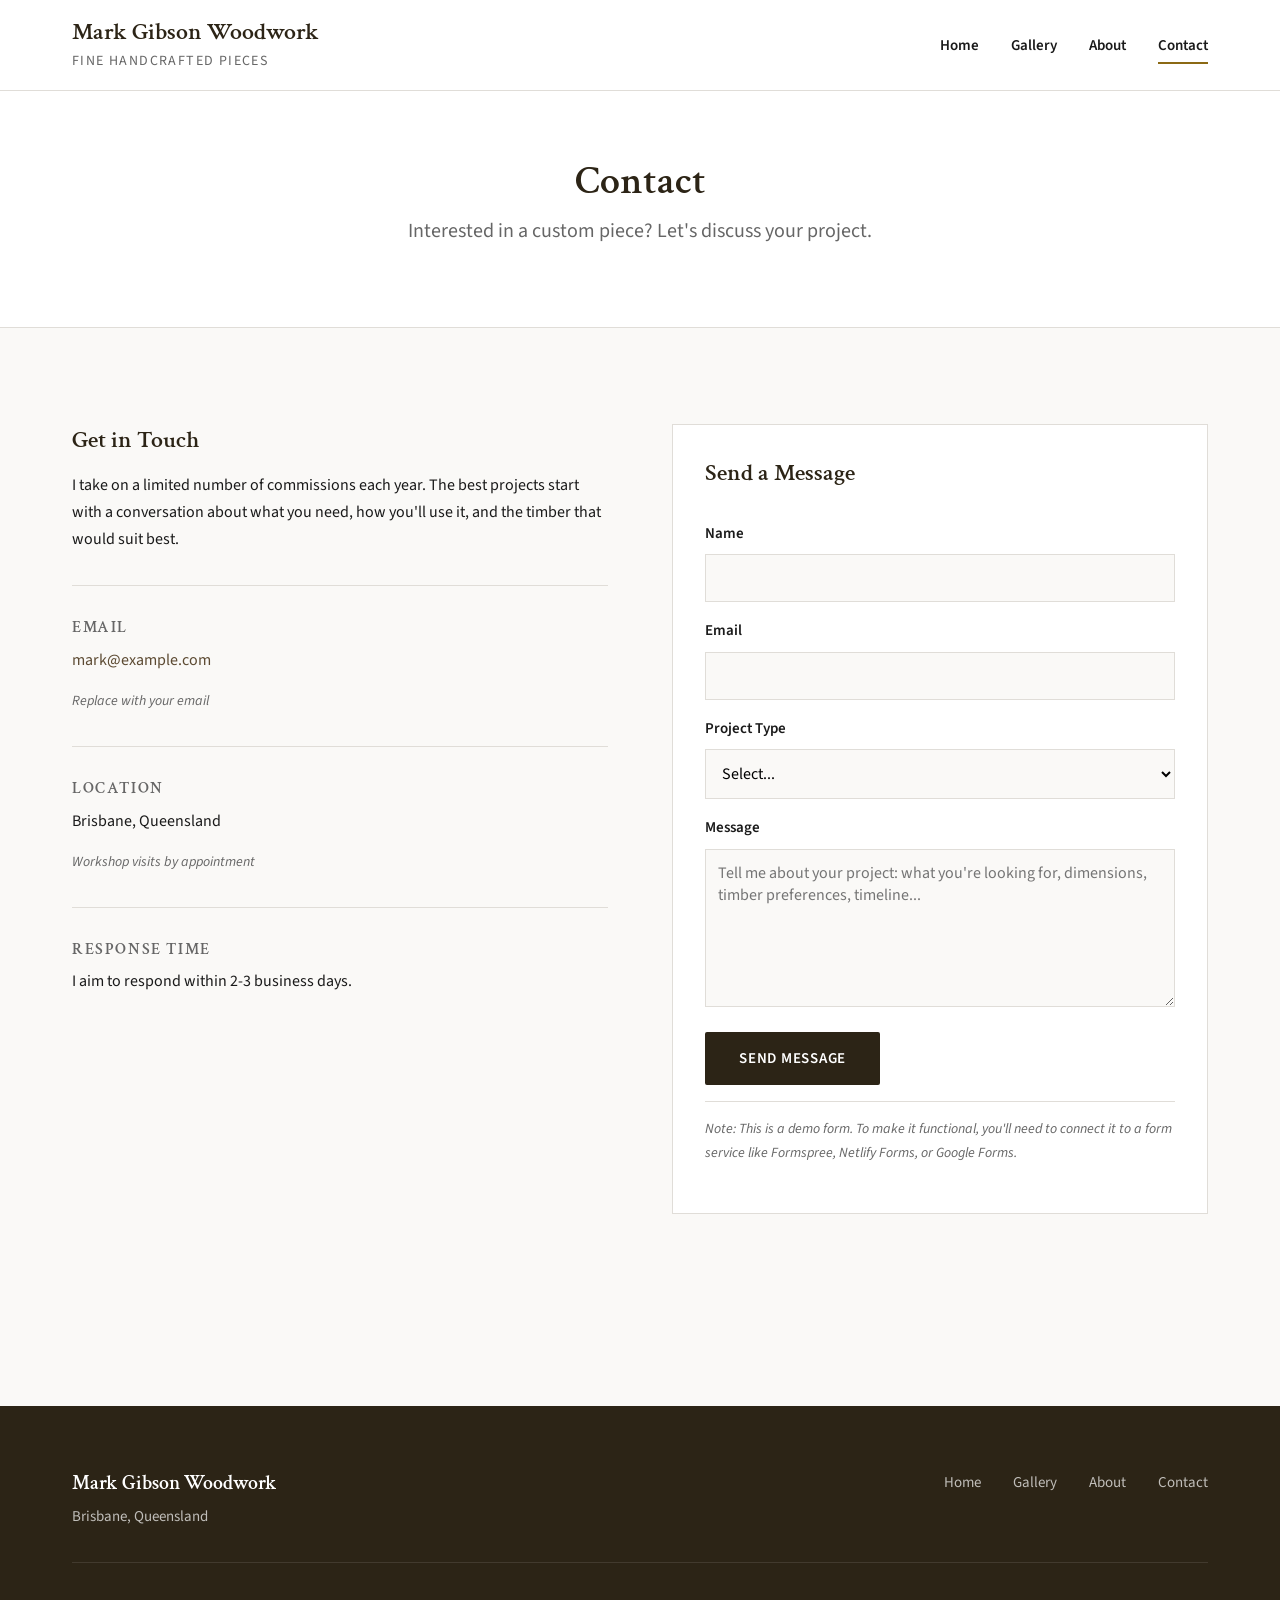
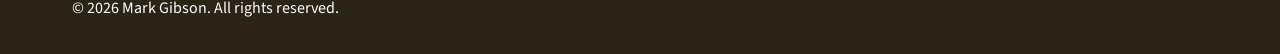
<file: contact.html>
<!DOCTYPE html>
<html lang="en">
<head>
    <meta charset="UTF-8">
    <meta name="viewport" content="width=device-width, initial-scale=1.0">
    <title>Contact | Mark Gibson Woodwork</title>
    <meta name="description" content="Get in touch about custom woodwork commissions.">
    <link rel="stylesheet" href="css/style.css">
    <link rel="preconnect" href="https://fonts.googleapis.com">
    <link rel="preconnect" href="https://fonts.gstatic.com" crossorigin>
    <link href="https://fonts.googleapis.com/css2?family=Crimson+Text:ital,wght@0,400;0,600;1,400&family=Source+Sans+Pro:wght@400;600&display=swap" rel="stylesheet">
</head>
<body>
    <header class="site-header">
        <div class="container">
            <div class="logo">
                <h1>Mark Gibson Woodwork</h1>
                <span class="tagline">Fine Handcrafted Pieces</span>
            </div>
            <nav class="main-nav">
                <ul>
                    <li><a href="index.html">Home</a></li>
                    <li><a href="gallery.html">Gallery</a></li>
                    <li><a href="about.html">About</a></li>
                    <li><a href="contact.html" class="active">Contact</a></li>
                </ul>
            </nav>
        </div>
    </header>

    <main>
        <section class="page-header">
            <div class="container">
                <h2>Contact</h2>
                <p class="lead">Interested in a custom piece? Let's discuss your project.</p>
            </div>
        </section>

        <section class="contact-content">
            <div class="container">
                <div class="contact-grid">
                    <div class="contact-info">
                        <h3>Get in Touch</h3>
                        <p>I take on a limited number of commissions each year. The best projects start with a conversation about what you need, how you'll use it, and the timber that would suit best.</p>

                        <div class="contact-method">
                            <h4>Email</h4>
                            <p><a href="mailto:mark@example.com">mark@example.com</a></p>
                            <p class="note">Replace with your email</p>
                        </div>

                        <div class="contact-method">
                            <h4>Location</h4>
                            <p>Brisbane, Queensland</p>
                            <p class="note">Workshop visits by appointment</p>
                        </div>

                        <div class="contact-method">
                            <h4>Response Time</h4>
                            <p>I aim to respond within 2-3 business days.</p>
                        </div>
                    </div>

                    <div class="contact-form-wrapper">
                        <h3>Send a Message</h3>
                        <form class="contact-form" action="#" method="POST">
                            <div class="form-group">
                                <label for="name">Name</label>
                                <input type="text" id="name" name="name" required>
                            </div>

                            <div class="form-group">
                                <label for="email">Email</label>
                                <input type="email" id="email" name="email" required>
                            </div>

                            <div class="form-group">
                                <label for="project-type">Project Type</label>
                                <select id="project-type" name="project-type">
                                    <option value="">Select...</option>
                                    <option value="furniture">Furniture</option>
                                    <option value="turned">Turned Item</option>
                                    <option value="box">Box or Small Item</option>
                                    <option value="other">Other</option>
                                </select>
                            </div>

                            <div class="form-group">
                                <label for="message">Message</label>
                                <textarea id="message" name="message" rows="6" placeholder="Tell me about your project: what you're looking for, dimensions, timber preferences, timeline..."></textarea>
                            </div>

                            <button type="submit" class="btn btn-primary">Send Message</button>
                        </form>

                        <p class="form-note">Note: This is a demo form. To make it functional, you'll need to connect it to a form service like Formspree, Netlify Forms, or Google Forms.</p>
                    </div>
                </div>
            </div>
        </section>
    </main>

    <footer class="site-footer">
        <div class="container">
            <div class="footer-content">
                <div class="footer-brand">
                    <h4>Mark Gibson Woodwork</h4>
                    <p>Brisbane, Queensland</p>
                </div>
                <div class="footer-links">
                    <a href="index.html">Home</a>
                    <a href="gallery.html">Gallery</a>
                    <a href="about.html">About</a>
                    <a href="contact.html">Contact</a>
                </div>
            </div>
            <div class="footer-footer">
                <p>&copy; 2026 Mark Gibson. All rights reserved.</p>
            </div>
        </div>
    </footer>
</body>
</html>
</file>
<file: css/style.css>
/* Mark Gibson Woodwork - Conservative Professional Styles */

/* Variables */
:root {
    --color-primary: #2c2416;
    --color-secondary: #5c4a32;
    --color-accent: #8b6914;
    --color-background: #faf9f7;
    --color-surface: #ffffff;
    --color-text: #1a1a1a;
    --color-text-light: #666666;
    --color-border: #e0ddd8;
    
    --font-heading: 'Crimson Text', Georgia, serif;
    --font-body: 'Source Sans Pro', -apple-system, BlinkMacSystemFont, sans-serif;
    
    --spacing-xs: 0.5rem;
    --spacing-sm: 1rem;
    --spacing-md: 2rem;
    --spacing-lg: 4rem;
    --spacing-xl: 6rem;
    
    --container-width: 1200px;
    --border-radius: 2px;
}

/* Reset & Base */
*, *::before, *::after {
    box-sizing: border-box;
    margin: 0;
    padding: 0;
}

html {
    font-size: 16px;
    scroll-behavior: smooth;
}

body {
    font-family: var(--font-body);
    font-size: 1rem;
    line-height: 1.7;
    color: var(--color-text);
    background-color: var(--color-background);
}

img {
    max-width: 100%;
    height: auto;
    display: block;
}

a {
    color: var(--color-secondary);
    text-decoration: none;
    transition: color 0.2s ease;
}

a:hover {
    color: var(--color-accent);
}

/* Typography */
h1, h2, h3, h4 {
    font-family: var(--font-heading);
    font-weight: 600;
    line-height: 1.3;
    color: var(--color-primary);
}

h1 {
    font-size: 2rem;
}

h2 {
    font-size: 2.5rem;
    margin-bottom: var(--spacing-sm);
}

h3 {
    font-size: 1.5rem;
    margin-bottom: var(--spacing-xs);
}

h4 {
    font-size: 1.25rem;
}

p {
    margin-bottom: var(--spacing-sm);
}

.lead {
    font-size: 1.25rem;
    color: var(--color-text-light);
    line-height: 1.6;
}

/* Layout */
.container {
    max-width: var(--container-width);
    margin: 0 auto;
    padding: 0 var(--spacing-md);
}

/* Header */
.site-header {
    background-color: var(--color-surface);
    border-bottom: 1px solid var(--color-border);
    padding: var(--spacing-sm) 0;
    position: sticky;
    top: 0;
    z-index: 100;
}

.site-header .container {
    display: flex;
    justify-content: space-between;
    align-items: center;
}

.logo h1 {
    font-size: 1.5rem;
    margin-bottom: 0;
}

.logo .tagline {
    font-family: var(--font-body);
    font-size: 0.875rem;
    color: var(--color-text-light);
    text-transform: uppercase;
    letter-spacing: 0.1em;
}

/* Navigation */
.main-nav ul {
    display: flex;
    list-style: none;
    gap: var(--spacing-md);
}

.main-nav a {
    font-size: 0.9375rem;
    font-weight: 600;
    color: var(--color-text);
    padding: 0.5rem 0;
    position: relative;
}

.main-nav a::after {
    content: '';
    position: absolute;
    bottom: 0;
    left: 0;
    width: 0;
    height: 2px;
    background-color: var(--color-accent);
    transition: width 0.3s ease;
}

.main-nav a:hover::after,
.main-nav a.active::after {
    width: 100%;
}

/* Hero Section */
.hero {
    display: grid;
    grid-template-columns: 1fr 1fr;
    gap: var(--spacing-lg);
    align-items: center;
    padding: var(--spacing-xl) 0;
    max-width: var(--container-width);
    margin: 0 auto;
    padding-left: var(--spacing-md);
    padding-right: var(--spacing-md);
}

.hero-content h2 {
    font-size: 3rem;
    margin-bottom: var(--spacing-sm);
}

.hero-content .lead {
    margin-bottom: var(--spacing-md);
}

/* Buttons */
.btn {
    display: inline-block;
    padding: 0.875rem 2rem;
    font-family: var(--font-body);
    font-size: 0.9375rem;
    font-weight: 600;
    text-transform: uppercase;
    letter-spacing: 0.05em;
    border: 2px solid var(--color-primary);
    border-radius: var(--border-radius);
    cursor: pointer;
    transition: all 0.3s ease;
}

.btn-primary {
    background-color: var(--color-primary);
    color: var(--color-surface);
}

.btn-primary:hover {
    background-color: var(--color-secondary);
    border-color: var(--color-secondary);
    color: var(--color-surface);
}

.btn-secondary {
    background-color: transparent;
    color: var(--color-primary);
}

.btn-secondary:hover {
    background-color: var(--color-primary);
    color: var(--color-surface);
}

/* Placeholder Images */
.placeholder-image {
    background-color: var(--color-border);
    display: flex;
    flex-direction: column;
    align-items: center;
    justify-content: center;
    min-height: 400px;
    border: 2px dashed var(--color-text-light);
    color: var(--color-text-light);
}

.placeholder-image span {
    font-family: var(--font-heading);
    font-size: 1.25rem;
    font-style: italic;
}

.placeholder-image small {
    font-size: 0.875rem;
    margin-top: var(--spacing-xs);
}

/* Sections */
.section-title {
    text-align: center;
    margin-bottom: var(--spacing-lg);
    position: relative;
    padding-bottom: var(--spacing-sm);
}

.section-title::after {
    content: '';
    position: absolute;
    bottom: 0;
    left: 50%;
    transform: translateX(-50%);
    width: 60px;
    height: 3px;
    background-color: var(--color-accent);
}

/* Featured Work */
.featured-work {
    padding: var(--spacing-xl) 0;
    background-color: var(--color-surface);
}

/* Gallery Grid */
.gallery-grid {
    display: grid;
    grid-template-columns: repeat(auto-fit, minmax(300px, 1fr));
    gap: var(--spacing-md);
    margin-bottom: var(--spacing-lg);
}

.gallery-grid.large {
    grid-template-columns: repeat(auto-fit, minmax(350px, 1fr));
}

.gallery-item {
    background-color: var(--color-surface);
    border: 1px solid var(--color-border);
    overflow: hidden;
}

.gallery-item .placeholder-image {
    min-height: 300px;
}

.gallery-item h3 {
    padding: var(--spacing-sm);
    margin: 0;
    font-size: 1.25rem;
}

.gallery-item p {
    padding: 0 var(--spacing-sm) var(--spacing-sm);
    margin: 0;
    color: var(--color-text-light);
    font-size: 0.9375rem;
}

.gallery-caption {
    padding: var(--spacing-sm);
}

.gallery-caption h3 {
    padding: 0;
}

.gallery-caption p {
    padding: 0;
    margin-top: var(--spacing-xs);
}

/* Gallery Filters */
.gallery-filters {
    display: flex;
    justify-content: center;
    gap: var(--spacing-xs);
    margin-bottom: var(--spacing-lg);
    flex-wrap: wrap;
}

.filter-btn {
    padding: 0.5rem 1.25rem;
    background-color: transparent;
    border: 1px solid var(--color-border);
    font-family: var(--font-body);
    font-size: 0.875rem;
    cursor: pointer;
    transition: all 0.2s ease;
}

.filter-btn:hover,
.filter-btn.active {
    background-color: var(--color-primary);
    color: var(--color-surface);
    border-color: var(--color-primary);
}

/* Process Section */
.process {
    padding: var(--spacing-xl) 0;
}

.process-grid {
    display: grid;
    grid-template-columns: repeat(auto-fit, minmax(250px, 1fr));
    gap: var(--spacing-md);
}

.process-item {
    text-align: center;
    padding: var(--spacing-md);
}

.process-number {
    display: block;
    font-family: var(--font-heading);
    font-size: 3rem;
    font-weight: 600;
    color: var(--color-accent);
    opacity: 0.3;
    line-height: 1;
    margin-bottom: var(--spacing-xs);
}

/* Page Header */
.page-header {
    background-color: var(--color-surface);
    padding: var(--spacing-lg) 0;
    text-align: center;
    border-bottom: 1px solid var(--color-border);
}

.page-header h2 {
    margin-bottom: var(--spacing-xs);
}

/* About Page */
.about-content {
    padding: var(--spacing-xl) 0;
}

.about-grid {
    display: grid;
    grid-template-columns: 1fr 2fr;
    gap: var(--spacing-lg);
    margin-bottom: var(--spacing-xl);
}

.about-image .placeholder-image {
    min-height: 500px;
}

.about-text h3 {
    margin-top: var(--spacing-md);
    margin-bottom: var(--spacing-xs);
}

.about-text h3:first-child {
    margin-top: 0;
}

/* Tools Section */
.tools-section {
    padding-top: var(--spacing-lg);
    border-top: 1px solid var(--color-border);
}

.tools-grid {
    display: grid;
    grid-template-columns: repeat(auto-fit, minmax(200px, 1fr));
    gap: var(--spacing-md);
}

.tool-category h4 {
    color: var(--color-secondary);
    margin-bottom: var(--spacing-xs);
    font-size: 1.125rem;
}

.tool-category ul {
    list-style: none;
}

.tool-category li {
    padding: 0.25rem 0;
    color: var(--color-text-light);
    position: relative;
    padding-left: 1rem;
}

.tool-category li::before {
    content: '—';
    position: absolute;
    left: 0;
    color: var(--color-accent);
}

/* Contact Page */
.contact-content {
    padding: var(--spacing-xl) 0;
}

.contact-grid {
    display: grid;
    grid-template-columns: 1fr 1fr;
    gap: var(--spacing-lg);
}

.contact-info h3 {
    margin-bottom: var(--spacing-sm);
}

.contact-method {
    margin-top: var(--spacing-md);
    padding-top: var(--spacing-md);
    border-top: 1px solid var(--color-border);
}

.contact-method h4 {
    font-size: 1rem;
    text-transform: uppercase;
    letter-spacing: 0.1em;
    color: var(--color-text-light);
    margin-bottom: var(--spacing-xs);
}

.contact-method .note {
    font-size: 0.875rem;
    color: var(--color-text-light);
    font-style: italic;
}

/* Contact Form */
.contact-form-wrapper {
    background-color: var(--color-surface);
    padding: var(--spacing-md);
    border: 1px solid var(--color-border);
}

.contact-form-wrapper h3 {
    margin-bottom: var(--spacing-md);
}

.form-group {
    margin-bottom: var(--spacing-sm);
}

.form-group label {
    display: block;
    font-weight: 600;
    margin-bottom: 0.5rem;
    font-size: 0.9375rem;
}

.form-group input,
.form-group select,
.form-group textarea {
    width: 100%;
    padding: 0.75rem;
    border: 1px solid var(--color-border);
    font-family: var(--font-body);
    font-size: 1rem;
    background-color: var(--color-background);
    transition: border-color 0.2s ease;
}

.form-group input:focus,
.form-group select:focus,
.form-group textarea:focus {
    outline: none;
    border-color: var(--color-accent);
}

.form-group textarea {
    resize: vertical;
    min-height: 150px;
}

.form-note {
    margin-top: var(--spacing-sm);
    padding-top: var(--spacing-sm);
    border-top: 1px solid var(--color-border);
    font-size: 0.875rem;
    color: var(--color-text-light);
    font-style: italic;
}

/* Footer */
.site-footer {
    background-color: var(--color-primary);
    color: var(--color-surface);
    padding: var(--spacing-lg) 0 var(--spacing-sm);
    margin-top: var(--spacing-xl);
}

.footer-content {
    display: flex;
    justify-content: space-between;
    align-items: flex-start;
    margin-bottom: var(--spacing-md);
    padding-bottom: var(--spacing-md);
    border-bottom: 1px solid rgba(255,255,255,0.1);
}

.footer-brand h4 {
    color: var(--color-surface);
    margin-bottom: var(--spacing-xs);
}

.footer-brand p {
    color: rgba(255,255,255,0.7);
    font-size: 0.9375rem;
    margin: 0;
}

.footer-links {
    display: flex;
    gap: var(--spacing-md);
}

.footer-links a {
    color: rgba(255,255,255,0.7);
    font-size: 0.9375rem;
}

.footer-links a:hover {
    color: var(--color-surface);
}

.footer-bottom {
    text-align: center;
    padding-top: var(--spacing-sm);
}

.footer-bottom p {
    color: rgba(255,255,255,0.5);
    font-size: 0.875rem;
    margin: 0;
}

/* Utilities */
.text-center {
    text-align: center;
}

/* Responsive */
@media (max-width: 768px) {
    .hero {
        grid-template-columns: 1fr;
        text-align: center;
    }
    
    .hero-content h2 {
        font-size: 2rem;
    }
    
    .about-grid,
    .contact-grid {
        grid-template-columns: 1fr;
    }
    
    .site-header .container {
        flex-direction: column;
        gap: var(--spacing-sm);
    }
    
    .main-nav ul {
        gap: var(--spacing-sm);
    }
    
    .footer-content {
        flex-direction: column;
        gap: var(--spacing-md);
        text-align: center;
    }
    
    .footer-links {
        justify-content: center;
    }
}

/* Print styles */
@media print {
    .site-header,
    .site-footer {
        display: none;
    }
    
    body {
        font-size: 12pt;
    }
}
</file>
